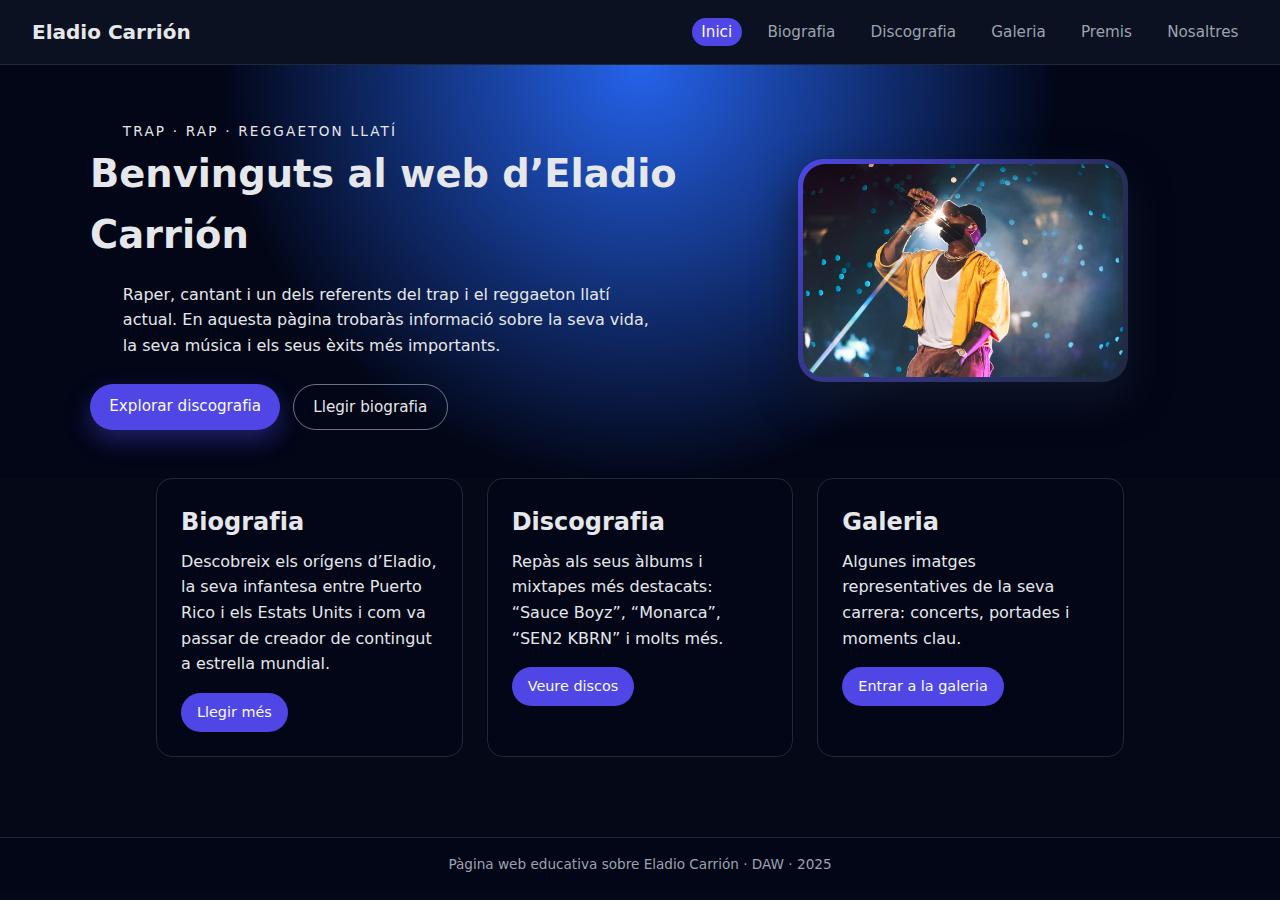
<file: pagina_transversal/index.html>
<!DOCTYPE html>
<html lang="ca">
<head>
    <meta charset="UTF-8">
    <title>Inici - Eladio Carrión</title>
    <link rel="stylesheet" href="css/estil.css">
</head>
<body>
<header>
    <div class="logo">Eladio Carrión</div>
    <nav>
        <ul>
            <li><a href="index.html" class="actiu">Inici</a></li>
            <li><a href="biografia.html">Biografia</a></li>
            <li><a href="discografia.html">Discografia</a></li>
            <li><a href="galeria.html">Galeria</a></li>
            <li><a href="premis.html">Premis</a></li>
            <li><a href="nosaltres.html">Nosaltres</a></li>
        </ul>
    </nav>
</header>

<main>

    <!-- HERO INICI -->
    <section class="hero">
        <div class="hero-inner">
            <div class="hero-text">
                <p class="hero-tag">Trap · Rap · Reggaeton llatí</p>
                <h1>Benvinguts al web d’Eladio Carrión</h1>
                <p>
                    Raper, cantant i un dels referents del trap i el reggaeton llatí actual.
                    En aquesta pàgina trobaràs informació sobre la seva vida, la seva música
                    i els seus èxits més importants.
                </p>

                <div class="hero-buttons">
                    <a href="discografia.html" class="hero-btn hero-btn-primary">Explorar discografia</a>
                    <a href="biografia.html" class="hero-btn hero-btn-ghost">Llegir biografia</a>
                </div>
            </div>

            <div class="hero-image">
                <!-- Canvia el nom pel fitxer real que tinguis a /img -->
                <div class="hero-image-frame">
                    <img src="img/eladio-hero.jpg" alt="Eladio Carrión en directe">
                </div>
                <p class="hero-image-caption"></p>
            </div>
        </div>
    </section>

    <!-- TARGETES PRINCIPALS -->
    <section class="tres-col">
        <article>
            <h2>Biografia</h2>
            <p>Descobreix els orígens d’Eladio, la seva infantesa entre Puerto Rico i els
               Estats Units i com va passar de creador de contingut a estrella mundial.</p>
            <a href="biografia.html" class="boto">Llegir més</a>
        </article>

        <article>
            <h2>Discografia</h2>
            <p>Repàs als seus àlbums i mixtapes més destacats: “Sauce Boyz”, “Monarca”,
               “SEN2 KBRN” i molts més.</p>
            <a href="discografia.html" class="boto">Veure discos</a>
        </article>

        <article>
            <h2>Galeria</h2>
            <p>Algunes imatges representatives de la seva carrera: concerts, portades 
               i moments clau.</p>
            <a href="galeria.html" class="boto">Entrar a la galeria</a>
        </article>
    </section>

</main>

<footer>
    <p>Pàgina web educativa sobre Eladio Carrión · DAW · 2025</p>
</footer>
</body>
</html>
</file>
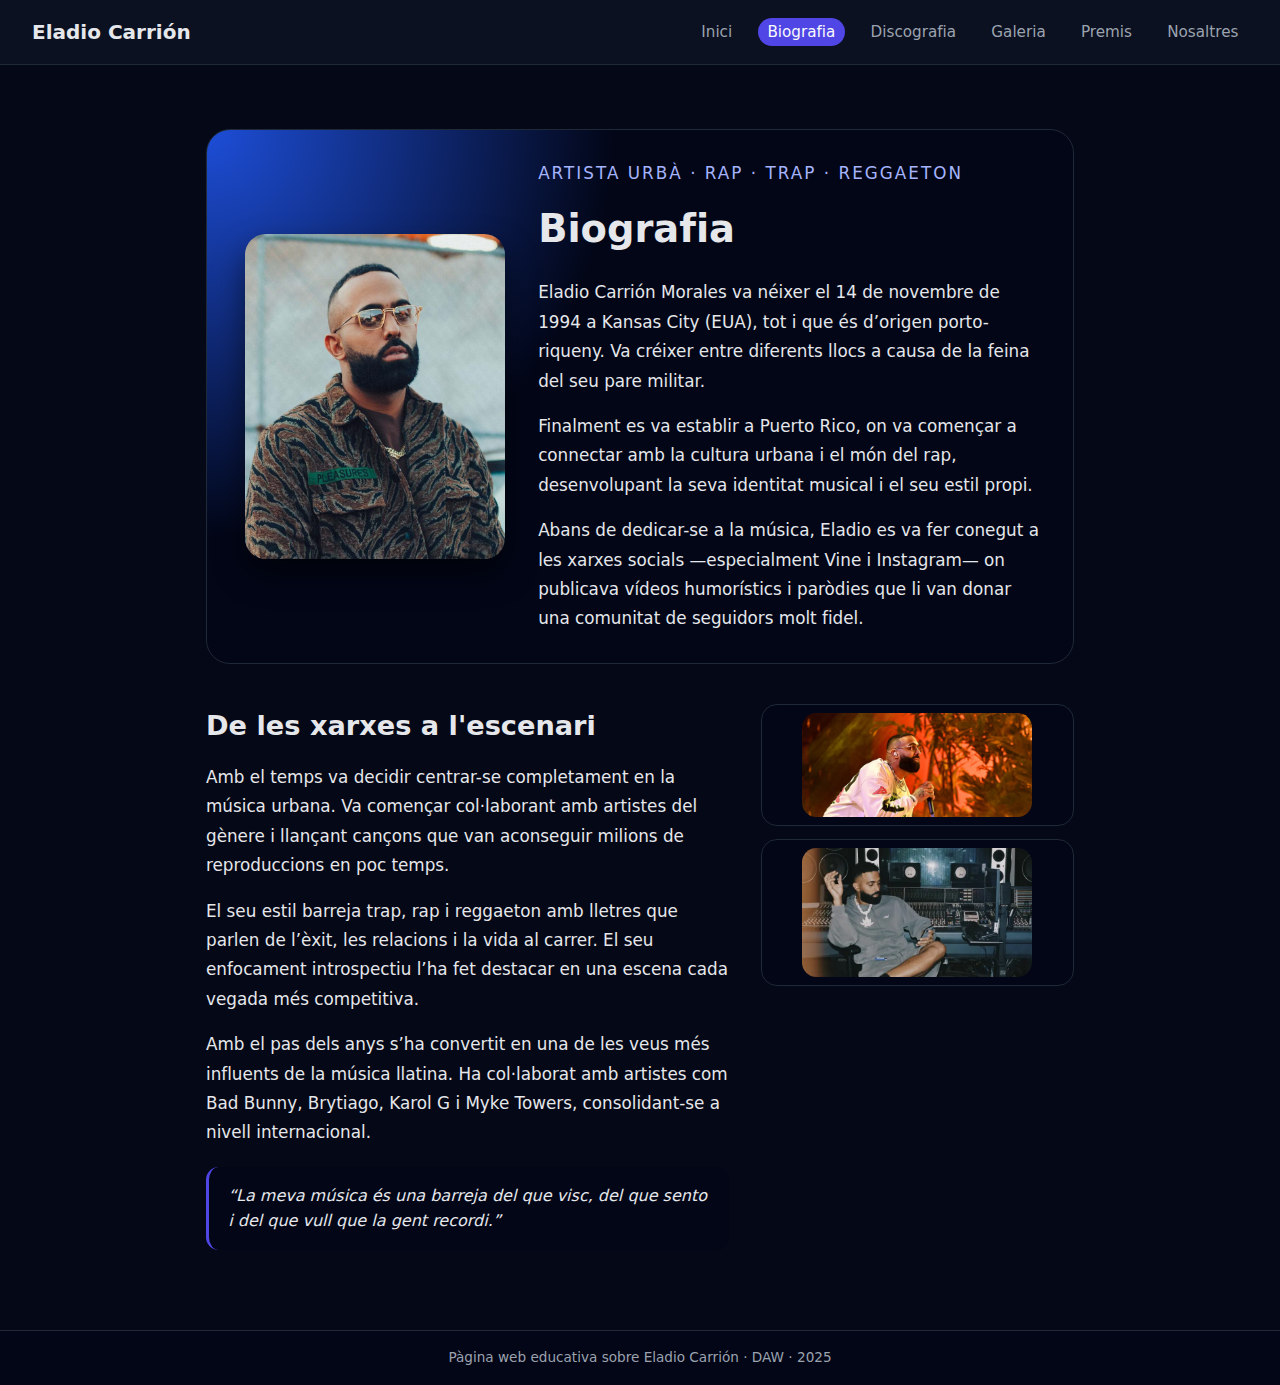
<file: pagina_transversal/biografia.html>
<!DOCTYPE html>
<html lang="ca">
<head>
    <meta charset="UTF-8">
    <title>Biografia - Eladio Carrión</title>
    <link rel="stylesheet" href="css/estil.css">
</head>
<body>
<header>
    <div class="logo">Eladio Carrión</div>
    <nav>
        <ul>
            <li><a href="index.html">Inici</a></li>
            <li><a href="biografia.html" class="actiu">Biografia</a></li>
            <li><a href="discografia.html">Discografia</a></li>
            <li><a href="galeria.html">Galeria</a></li>
            <li><a href="premis.html">Premis</a></li>
            <li><a href="nosaltres.html">Nosaltres</a></li>
        </ul>
    </nav>
</header>

<main class="contingut bio">

    
    <section class="bio-hero">
        <div class="bio-foto-principal">
           
            <img src="img/biografia/eladio-bio.jpg" alt="Retrat d'Eladio Carrión">
        </div>

        <div class="bio-text">
            <p class="bio-etiqueta">Artista urbà · Rap · Trap · Reggaeton</p>
            <h1>Biografia</h1>

            <p>Eladio Carrión Morales va néixer el 14 de novembre de 1994 a Kansas City
               (EUA), tot i que és d’origen porto-riqueny. Va créixer entre diferents
               llocs a causa de la feina del seu pare militar.</p>

            <p>Finalment es va establir a Puerto Rico, on va començar a connectar amb la
               cultura urbana i el món del rap, desenvolupant la seva identitat musical
               i el seu estil propi.</p>

            <p>Abans de dedicar-se a la música, Eladio es va fer conegut a les xarxes
               socials —especialment Vine i Instagram— on publicava vídeos humorístics
               i paròdies que li van donar una comunitat de seguidors molt fidel.</p>
        </div>
    </section>

  
    <section class="bio-detall">
        <div class="bio-text-llarg">
            <h2>De les xarxes a l'escenari</h2>

            <p>Amb el temps va decidir centrar-se completament en la música urbana. Va
               començar col·laborant amb artistes del gènere i llançant cançons que van
               aconseguir milions de reproduccions en poc temps.</p>

            <p>El seu estil barreja trap, rap i reggaeton amb lletres que parlen de
               l’èxit, les relacions i la vida al carrer. El seu enfocament introspectiu
               l’ha fet destacar en una escena cada vegada més competitiva.</p>

            <p>Amb el pas dels anys s’ha convertit en una de les veus més influents de
               la música llatina. Ha col·laborat amb artistes com Bad Bunny, Brytiago,
               Karol G i Myke Towers, consolidant-se a nivell internacional.</p>

            <blockquote class="bio-quote">
                “La meva música és una barreja del que visc, del que sento i del que vull que la gent recordi.”
            </blockquote>
        </div>

        <div class="bio-mini-galeria">
           
            <figure>
                <img src="img/biografia/eladio-stage.jpg" alt="Eladio Carrión a l'escenari">
                
            </figure>
            <figure>
                <img src="img/biografia/eladio-studio.jpg" alt="Eladio Carrión a l'estudi">
                
            </figure>
        </div>
    </section>

</main>

<footer>
    <p>Pàgina web educativa sobre Eladio Carrión · DAW · 2025</p>
</footer>
</body>
</html>
</file>
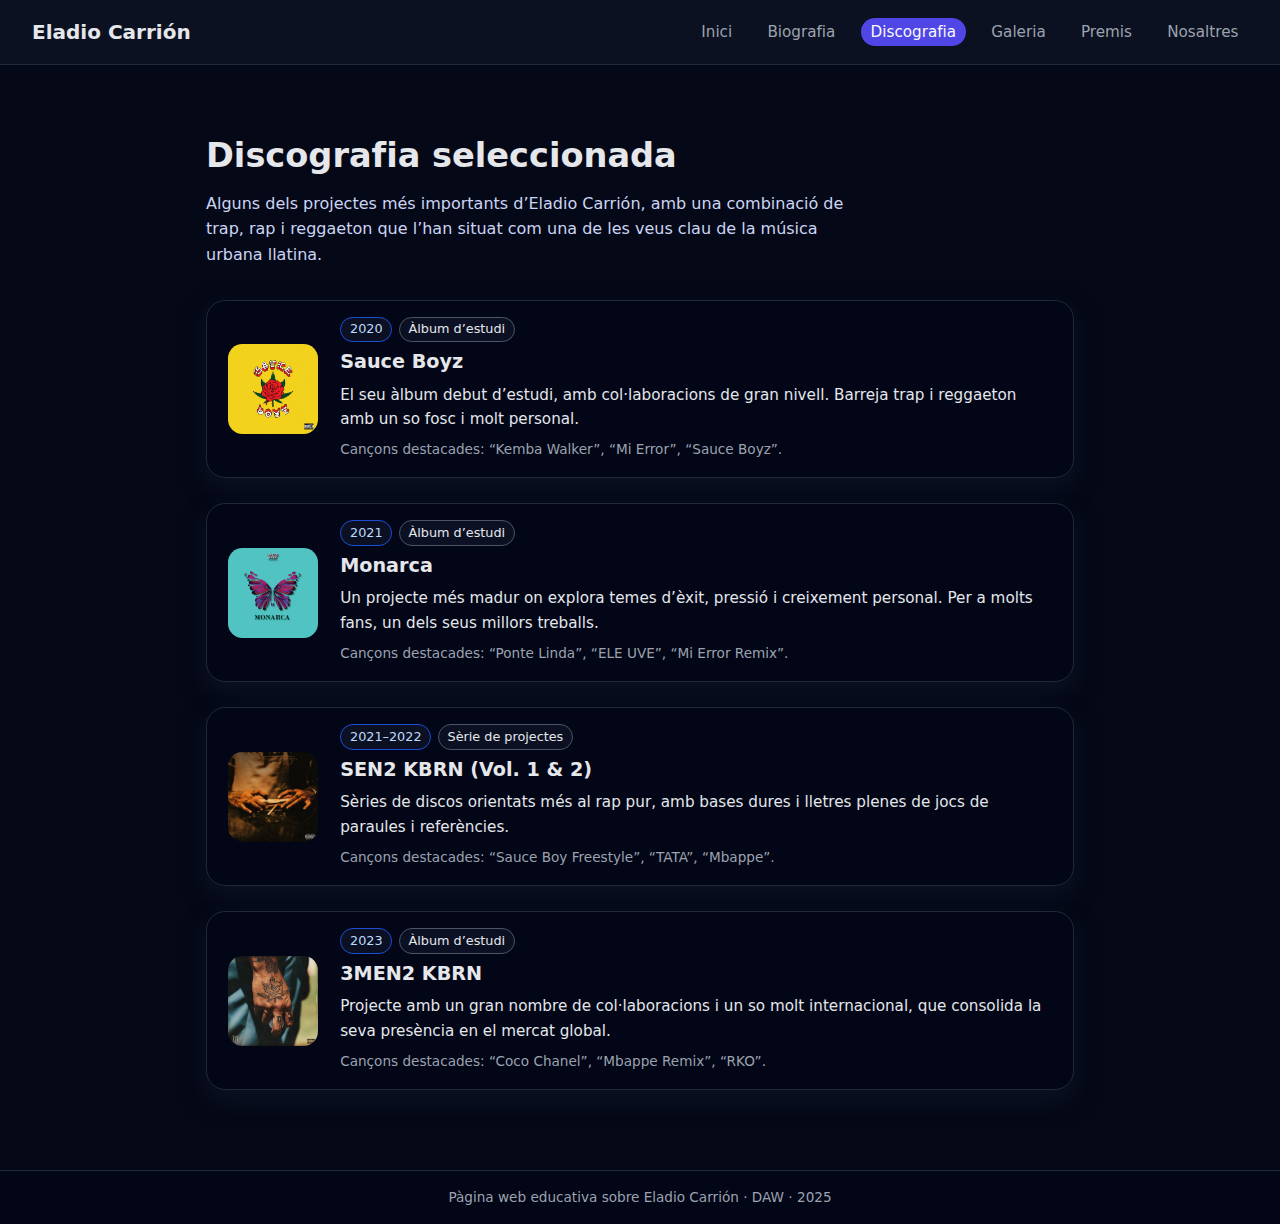
<file: pagina_transversal/discografia.html>
<!DOCTYPE html>
<html lang="ca">
<head>
    <meta charset="UTF-8">
    <title>Discografia - Eladio Carrión</title>
    <link rel="stylesheet" href="css/estil.css">
</head>
<body>
<header>
    <div class="logo">Eladio Carrión</div>
    <nav>
        <ul>
            <li><a href="index.html">Inici</a></li>
            <li><a href="biografia.html">Biografia</a></li>
            <li><a href="discografia.html" class="actiu">Discografia</a></li>
            <li><a href="galeria.html">Galeria</a></li>
            <li><a href="premis.html">Premis</a></li>
            <li><a href="nosaltres.html">Nosaltres</a></li>
        </ul>
    </nav>
</header>

<main class="contingut discografia">

    <!-- capçalera secció -->
    <section class="discografia-capcalera">
        <h1>Discografia seleccionada</h1>
        <p>Alguns dels projectes més importants d’Eladio Carrión, amb una
           combinació de trap, rap i reggaeton que l’han situat com una de les
           veus clau de la música urbana llatina.</p>
    </section>

    <!-- grid d'àlbums -->
    <section class="albums-grid">

        <!-- ÀLBUM 1 -->
        <article class="album-card">
            <div class="album-cover">
                <!-- Posa aquí la portada real a /img o canvia el nom -->
                <img src="img/sauce-boyz.jpg" alt="Portada de Sauce Boyz">
            </div>

            <div class="album-info">
                <div class="album-meta">
                    <span class="album-year">2020</span>
                    <span class="album-type">Àlbum d’estudi</span>
                </div>
                <h2>Sauce Boyz</h2>
                <p>El seu àlbum debut d’estudi, amb col·laboracions de gran nivell.
                   Barreja trap i reggaeton amb un so fosc i molt personal.</p>

                <ul class="album-highlights">
                    <li>Cançons destacades: “Kemba Walker”, “Mi Error”, “Sauce Boyz”.</li>
                </ul>
            </div>
        </article>

        <!-- ÀLBUM 2 -->
        <article class="album-card">
            <div class="album-cover">
                <img src="img/monarca.jpg" alt="Portada de Monarca">
            </div>

            <div class="album-info">
                <div class="album-meta">
                    <span class="album-year">2021</span>
                    <span class="album-type">Àlbum d’estudi</span>
                </div>
                <h2>Monarca</h2>
                <p>Un projecte més madur on explora temes d’èxit, pressió i
                   creixement personal. Per a molts fans, un dels seus millors
                   treballs.</p>

                <ul class="album-highlights">
                    <li>Cançons destacades: “Ponte Linda”, “ELE UVE”, “Mi Error Remix”.</li>
                </ul>
            </div>
        </article>

        <!-- ÀLBUM 3 -->
        <article class="album-card">
            <div class="album-cover">
                <img src="img/sen2-kbrn.jpg" alt="Portada de SEN2 KBRN">
            </div>

            <div class="album-info">
                <div class="album-meta">
                    <span class="album-year">2021–2022</span>
                    <span class="album-type">Sèrie de projectes</span>
                </div>
                <h2>SEN2 KBRN (Vol. 1 & 2)</h2>
                <p>Sèries de discos orientats més al rap pur, amb bases dures
                   i lletres plenes de jocs de paraules i referències.</p>

                <ul class="album-highlights">
                    <li>Cançons destacades: “Sauce Boy Freestyle”, “TATA”, “Mbappe”.</li>
                </ul>
            </div>
        </article>

        <!-- ÀLBUM 4 -->
        <article class="album-card">
            <div class="album-cover">
                <img src="img/3men2-kbrn.jpg" alt="Portada de 3MEN2 KBRN">
            </div>

            <div class="album-info">
                <div class="album-meta">
                    <span class="album-year">2023</span>
                    <span class="album-type">Àlbum d’estudi</span>
                </div>
                <h2>3MEN2 KBRN</h2>
                <p>Projecte amb un gran nombre de col·laboracions i un so molt
                   internacional, que consolida la seva presència en el mercat
                   global.</p>

                <ul class="album-highlights">
                    <li>Cançons destacades: “Coco Chanel”, “Mbappe Remix”, “RKO”.</li>
                </ul>
            </div>
        </article>

    </section>

</main>

<footer>
    <p>Pàgina web educativa sobre Eladio Carrión · DAW · 2025</p>
</footer>
</body>
</html>
</file>
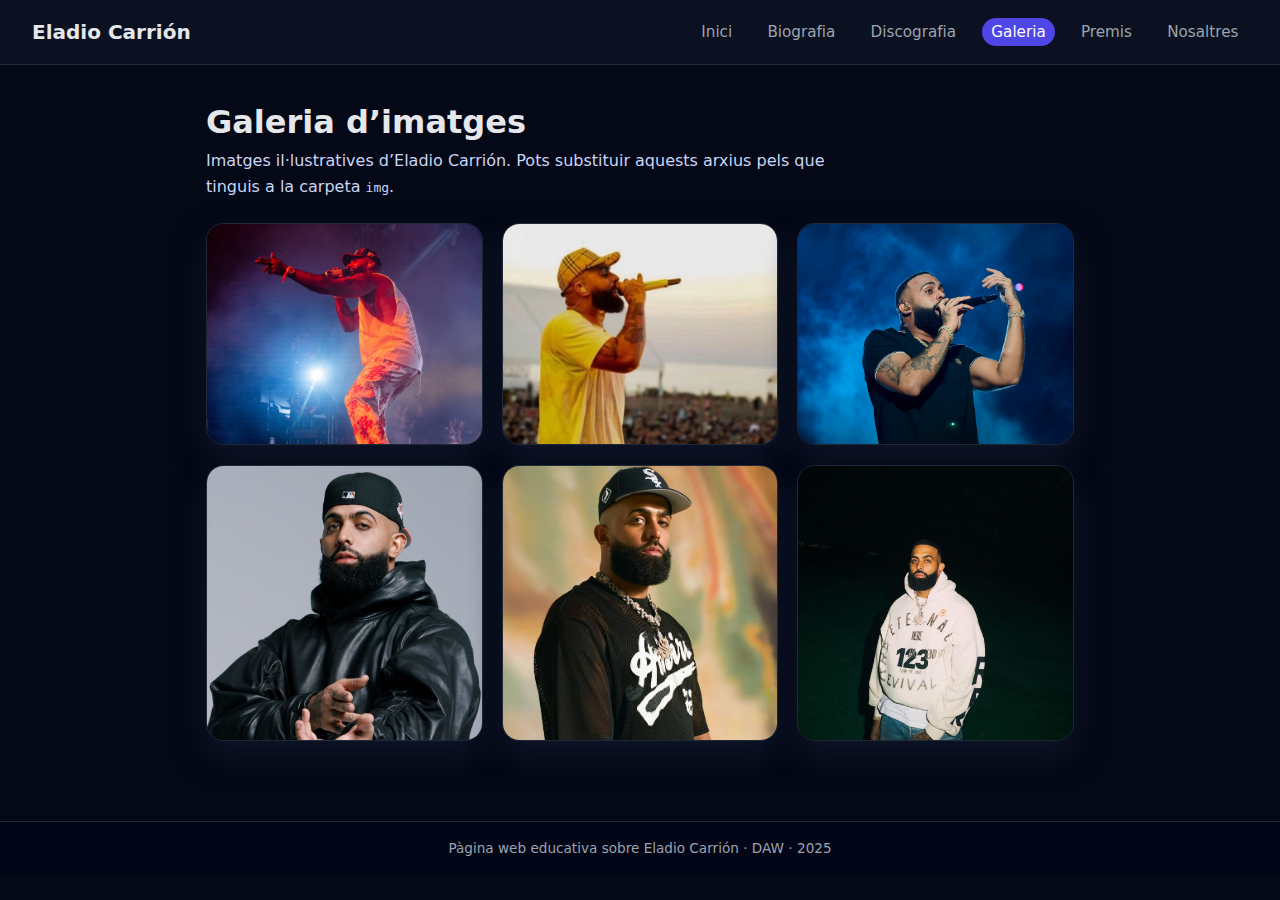
<file: pagina_transversal/galeria.html>
<!DOCTYPE html>
<html lang="ca">
<head>
    <meta charset="UTF-8">
    <title>Galeria - Eladio Carrión</title>
    <link rel="stylesheet" href="css/estil.css">
</head>
<body>
<header>
    <div class="logo">Eladio Carrión</div>
    <nav>
        <ul>
            <li><a href="index.html">Inici</a></li>
            <li><a href="biografia.html">Biografia</a></li>
            <li><a href="discografia.html">Discografia</a></li>
            <li><a href="galeria.html" class="actiu">Galeria</a></li>
            <li><a href="premis.html">Premis</a></li>
            <li><a href="nosaltres.html">Nosaltres</a></li>
        </ul>
    </nav>
</header>

<main class="contingut">
    <h1>Galeria d’imatges</h1>
    <p class="intro-galeria">Imatges il·lustratives d’Eladio Carrión. Pots substituir
       aquests arxius pels que tinguis a la carpeta <code>img</code>.</p>

<div class="grid-galeria">
    <figure>
        <img src="img/eladio1.jpg" alt="Eladio Carrión en concert">
    </figure>

    <figure>
        <img src="img/eladio2.jpg" alt="Portada d’un àlbum">
    </figure>

    <figure>
        <img src="img/eladio3.jpg" alt="Sessió de fotos">
    </figure>

    <figure>
        <img src="img/eladio4.jpg" alt="Eladio Carrión amb el seu equip">
    </figure>

    <figure>
        <img src="img/eladio5.jpg" alt="Eladio Carrión backstage">
    </figure>

    <figure>
        <img src="img/eladio6.jpg" alt="Moment destacat en directe">
    </figure>
</div>

</main>

<footer>
    <p>Pàgina web educativa sobre Eladio Carrión · DAW · 2025</p>
</footer>
</body>
</html>
</file>
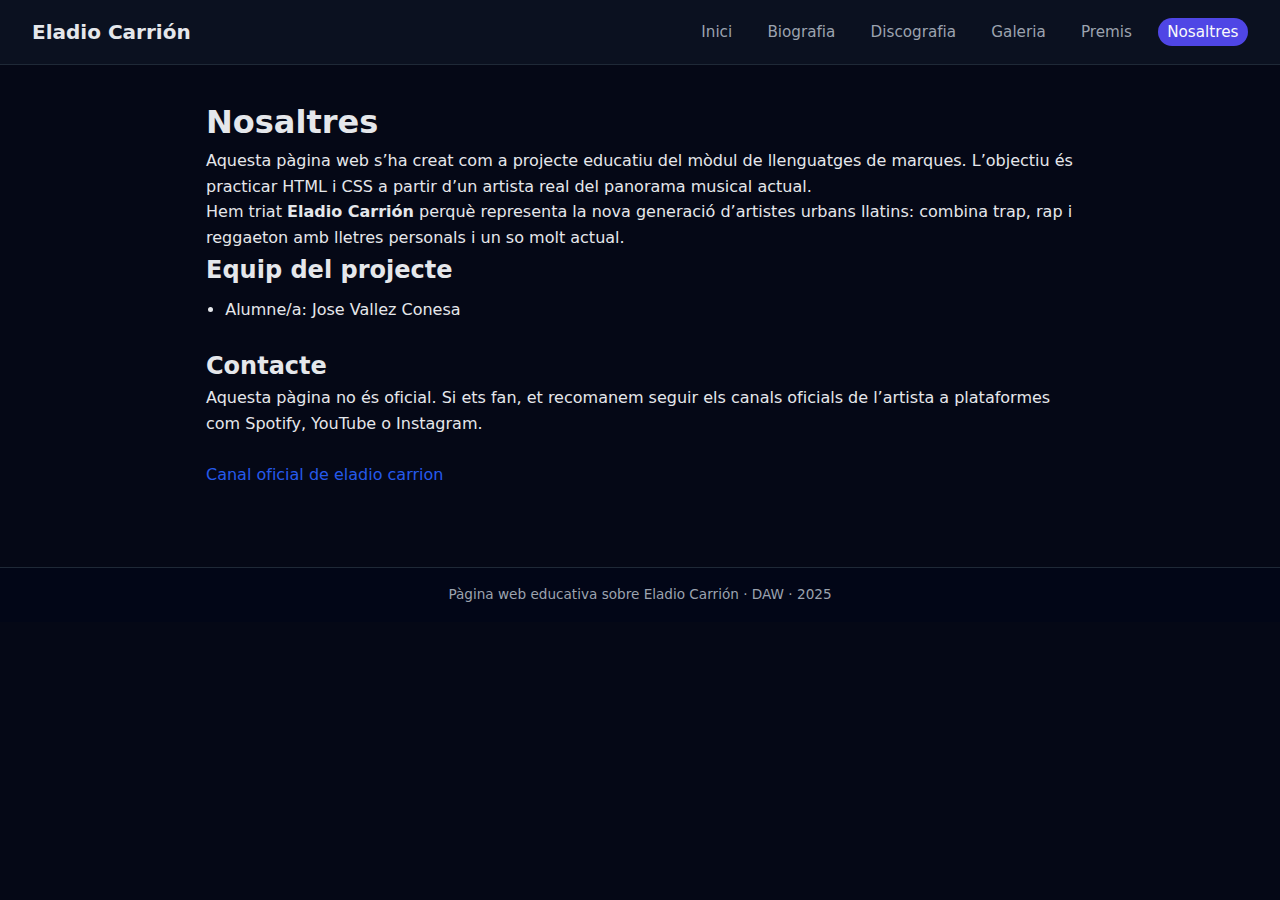
<file: pagina_transversal/nosaltres.html>
<!DOCTYPE html>
<html lang="ca">
<head>
    <meta charset="UTF-8">
    <title>Nosaltres - Web Eladio Carrión</title>
    <link rel="stylesheet" href="css/estil.css">
</head>
<body>
<header>
    <div class="logo">Eladio Carrión</div>
    <nav>
        <ul>
            <li><a href="index.html">Inici</a></li>
            <li><a href="biografia.html">Biografia</a></li>
            <li><a href="discografia.html">Discografia</a></li>
            <li><a href="galeria.html">Galeria</a></li>
            <li><a href="premis.html">Premis</a></li>
            <li><a href="nosaltres.html" class="actiu">Nosaltres</a></li>
        </ul>
    </nav>
</header>

<main class="contingut">
    <h1>Nosaltres</h1>

    <p>Aquesta pàgina web s’ha creat com a projecte educatiu del mòdul de
       llenguatges de marques. L’objectiu és practicar HTML i CSS a partir
       d’un artista real del panorama musical actual.</p>

    <p>Hem triat <strong>Eladio Carrión</strong> perquè representa la nova generació
       d’artistes urbans llatins: combina trap, rap i reggaeton amb lletres
       personals i un so molt actual.</p>

    <section class="equip">
        <h2>Equip del projecte</h2>
        <ul>
            <li>Alumne/a: Jose Vallez Conesa</li>
        </ul>
    </section>

    <section class="contacte">
        <h2>Contacte</h2>
        <p>Aquesta pàgina no és oficial. Si ets fan, et recomanem seguir
           els canals oficials de l’artista a plataformes com Spotify,
           YouTube o Instagram.</p>
    </section>
    <br>
    <a href="http://youtube.com/channel/UC0_95MpNlRz9x7JmsXBClZA" class="youtube">Canal oficial de eladio carrion </a>
    </br>
</main>

<footer>
    
    <p>Pàgina web educativa sobre Eladio Carrión · DAW · 2025</p>
    
</footer>
</body>
</html>
</file>
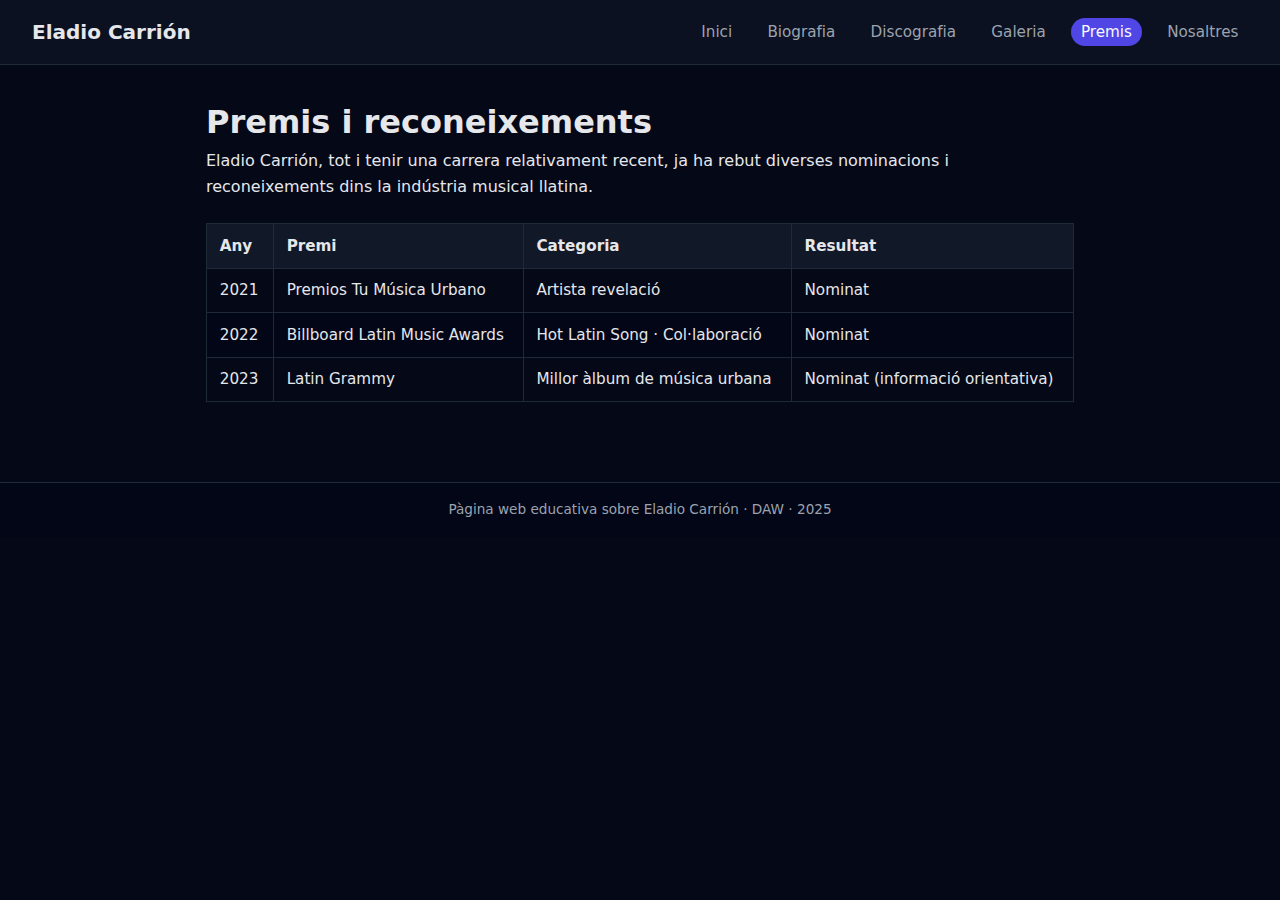
<file: pagina_transversal/premis.html>
<!DOCTYPE html>
<html lang="ca">
<head>
    <meta charset="UTF-8">
    <title>Premis - Eladio Carrión</title>
    <link rel="stylesheet" href="css/estil.css">
</head>
<body>
<header>
    <div class="logo">Eladio Carrión</div>
    <nav>
        <ul>
            <li><a href="index.html">Inici</a></li>
            <li><a href="biografia.html">Biografia</a></li>
            <li><a href="discografia.html">Discografia</a></li>
            <li><a href="galeria.html">Galeria</a></li>
            <li><a href="premis.html" class="actiu">Premis</a></li>
            <li><a href="nosaltres.html">Nosaltres</a></li>
        </ul>
    </nav>
</header>

<main class="contingut">
    <h1>Premis i reconeixements</h1>

    <p>Eladio Carrión, tot i tenir una carrera relativament recent, ja ha rebut
       diverses nominacions i reconeixements dins la indústria musical llatina.</p>

    <table class="taula-premis">
        <thead>
            <tr>
                <th>Any</th>
                <th>Premi</th>
                <th>Categoria</th>
                <th>Resultat</th>
            </tr>
        </thead>
        <tbody>
            <tr>
                <td>2021</td>
                <td>Premios Tu Música Urbano</td>
                <td>Artista revelació</td>
                <td>Nominat</td>
            </tr>
            <tr>
                <td>2022</td>
                <td>Billboard Latin Music Awards</td>
                <td>Hot Latin Song · Col·laboració</td>
                <td>Nominat</td>
            </tr>
            <tr>
                <td>2023</td>
                <td>Latin Grammy</td>
                <td>Millor àlbum de música urbana</td>
                <td>Nominat (informació orientativa)</td>
            </tr>
        </tbody>
    </table>

    
</main>

<footer>
    <p>Pàgina web educativa sobre Eladio Carrión · DAW · 2025</p>
</footer>
</body>
</html>
</file>
<file: pagina_transversal/css/estil.css>
/* ===========================
   RESET BÀSIC
   =========================== */
* {
    margin: 0;
    padding: 0;
    box-sizing: border-box;
}

/* ===========================
   COS DE LA PÀGINA
   =========================== */
body {
    font-family: system-ui, -apple-system, BlinkMacSystemFont, "Segoe UI", sans-serif;
    background-color: #050816;
    color: #e5e7eb;
    line-height: 1.6;
}

/* ===========================
   CAPÇALERA I MENÚ
   =========================== */
header {
    background: #0b1120;
    border-bottom: 1px solid #1f2937;
    padding: 1rem 2rem;
    display: flex;
    align-items: center;
    justify-content: space-between;
}

.logo {
    font-weight: 700;
    font-size: 1.25rem;
}

nav ul {
    list-style: none;
    display: flex;
    gap: 1rem;
}

nav a {
    text-decoration: none;
    color: #9ca3af;
    padding: 0.3rem 0.6rem;
    border-radius: 999px;
    font-size: 0.95rem;
    transition: background 0.2s, color 0.2s;
}

nav a:hover {
    background: #1f2937;
    color: #f9fafb;
}

nav a.actiu {
    background: #4f46e5;
    color: #f9fafb;
}

/* ===========================
   HERO (PÀGINA INICI)
   =========================== */
.hero {
    padding: 4rem 2rem;
    text-align: center;
    background: radial-gradient(circle at top, #1d4ed8, #020617);
}

.hero h1 {
    font-size: 2.2rem;
    margin-bottom: 1rem;
}

.hero p {
    max-width: 800px;
    margin: 0 auto;
    color: #e5e7eb;
}

/* ===========================
   CONTENIDOR GENERAL
   =========================== */
.contingut {
    max-width: 900px;
    margin: 2rem auto;
    padding: 0 1rem 3rem 1rem;
}

/* ===========================
   INICI: TRES COLUMNES
   =========================== */
.tres-col {
    max-width: 1000px;
    margin: 0 auto 3rem auto;
    padding: 0 1rem 2rem;
    display: grid;
    gap: 1.5rem;
}

.tres-col article {
    background: #020617;
    border-radius: 1rem;
    padding: 1.5rem;
    border: 1px solid #1f2937;
}

.tres-col h2 {
    margin-bottom: 0.5rem;
}

.boto {
    display: inline-block;
    margin-top: 1rem;
    padding: 0.5rem 1rem;
    border-radius: 999px;
    background: #4f46e5;
    color: #f9fafb;
    text-decoration: none;
    font-size: 0.9rem;
}

.boto:hover {
    filter: brightness(1.1);
}

/* ===========================
   DISCOS: TARGETES
   =========================== */
.cards {
    display: grid;
    gap: 1.5rem;
    margin-top: 1.5rem;
}

.card-disco {
    background: #020617;
    border-radius: 1rem;
    border: 1px solid #1f2937;
    padding: 1.2rem 1.5rem;
}

/* ===========================
   GALERIA (versió simple “xula”)
   =========================== */

.intro-galeria {
    margin-bottom: 1.5rem;
    max-width: 650px;
    color: #cbd5f5;
}

/* Contenidor grid */
.grid-galeria {
    max-width: 1000px;
    margin: 0 auto;
    display: grid;
    gap: 1.2rem;
    grid-template-columns: repeat(auto-fit, minmax(220px, 1fr));
}

/* Targetes d’imatge */
.grid-galeria figure {
    position: relative;
    overflow: hidden;
    border-radius: 1.1rem;
    border: 1px solid #1f2937;
    background: #020617;
    box-shadow: 0 14px 30px rgba(15, 23, 42, 0.85);
    transition: transform 0.2s ease, box-shadow 0.2s ease, border-color 0.2s ease;
}

.grid-galeria img {
    width: 100%;
    height: 100%;
    min-height: 220px; /* antes 180px */
    max-height: 320px; /* antes 260px */
    object-fit: cover;
    display: block;
    transform: scale(1.02);
    transition: transform 0.25s ease, opacity 0.25s ease;
}


/* Efecte hover */
.grid-galeria figure:hover {
    transform: translateY(-4px);
    box-shadow: 0 20px 40px rgba(15, 23, 42, 0.95);
    border-color: #4f46e5;
}

.grid-galeria figure:hover img {
    transform: scale(1.07);
    opacity: 0.96;
}

/* Responsiu galeria */
@media (max-width: 600px) {
    .grid-galeria {
        grid-template-columns: 1fr;
    }
}


/* ===========================
   TAULA PREMIS
   =========================== */
.taula-premis {
    width: 100%;
    border-collapse: collapse;
    margin-top: 1.5rem;
    font-size: 0.95rem;
}

.taula-premis th,
.taula-premis td {
    border: 1px solid #1f2937;
    padding: 0.6rem 0.8rem;
}

.taula-premis th {
    background: #111827;
    text-align: left;
}

.taula-premis tr:nth-child(even) {
    background: #020617;
}

.nota {
    margin-top: 1rem;
    font-size: 0.85rem;
    color: #9ca3af;
}

/* ===========================
   SECCIONS “NOSALTRES” / CONTACTE
   =========================== */
.equip ul {
    margin-top: 0.5rem;
    margin-left: 1.2rem;
}

.contacte {
    margin-top: 1.5rem;
}

/* ===========================
   PEU DE PÀGINA
   =========================== */
footer {
    text-align: center;
    padding: 1rem;
    border-top: 1px solid #1f2937;
    background: #020617;
    font-size: 0.85rem;
    color: #9ca3af;
}

/* ===========================
   BIOGRAFIA
   =========================== */
.bio {
    padding-top: 2rem;
}


.bio-hero {
    background: radial-gradient(circle at top left, #1d4ed8 0, #020617 40%);
    border-radius: 1.5rem;
    padding: 1.8rem;
    display: grid;
    gap: 1.5rem;
    align-items: center;
    margin-bottom: 2.5rem;
    border: 1px solid #1f2937;
    grid-template-columns: minmax(0, 1.1fr) minmax(0, 2fr);
}

.bio-foto-principal {
    display: flex;
    justify-content: center;
}

.bio-foto-principal img {
    width: 100%;
    max-width: 260px;
    border-radius: 1.3rem;
    display: block;
    box-shadow: 0 15px 30px rgba(0, 0, 0, 0.55);
}

.bio-text h1 {
    font-size: 2.4rem;
    margin-bottom: 1.2rem;
}

.bio-etiqueta {
    font-size: 0.85rem;
    text-transform: uppercase;
    letter-spacing: 0.12em;
    color: #a5b4fc;
    margin-bottom: 0.6rem;
}


.bio-text p,
.bio-text-llarg p {
    font-size: 1.05rem;
    line-height: 1.75;
}

.bio-text p + p,
.bio-text-llarg p + p {
    margin-top: 1rem;
}


.bio-detall {
    display: grid;
    gap: 2rem;
    grid-template-columns: minmax(0, 2fr) minmax(0, 1.2fr);
    align-items: flex-start;
}

.bio-text-llarg h2 {
    margin-bottom: 1rem;
    font-size: 1.7rem;
}

.bio-quote {
    margin-top: 1.2rem;
    padding: 1rem 1.2rem;
    border-left: 3px solid #4f46e5;
    background: #020617;
    border-radius: 0.8rem;
    font-style: italic;
    color: #e5e7eb;
}


.bio-mini-galeria {
    display: grid;
    gap: 0.8rem;
}

.bio-mini-galeria figure {
    background: #020617;
    border-radius: 1rem;
    border: 1px solid #1f2937;
    padding: 0.5rem;
}

.bio-mini-galeria img {
    width: 100%;
    max-width: 230px;
    margin: 0 auto;
    border-radius: 0.9rem;
    display: block;
}

.bio-mini-galeria figcaption {
    font-size: 0.8rem;
    color: #9ca3af;
    margin-top: 0.3rem;
}

/* ===========================
   RESPONSIU
   =========================== */
@media (min-width: 768px) {
    .tres-col {
        grid-template-columns: repeat(3, 1fr);
    }
}

@media (max-width: 900px) {
    .bio-hero {
        grid-template-columns: 1fr;
        text-align: left;
    }

    .bio-foto-principal img {
        max-width: 220px;
    }

    .bio-detall {
        grid-template-columns: 1fr;
    }

    .bio-text p,
    .bio-text-llarg p {
        font-size: 1.1rem;
    }
}


/* ===========================
   INICI · HERO AMB IMATGE
   =========================== */

.hero {
    padding: 3.5rem 1.5rem 3rem;
    background: radial-gradient(circle at top, #2563eb 0, #020617 55%);
    text-align: left;
}

.hero-inner {
    max-width: 1100px;
    margin: 0 auto;
    display: grid;
    grid-template-columns: minmax(0, 1.6fr) minmax(0, 1.2fr);
    gap: 2.5rem;
    align-items: center;
}

.hero-text h1 {
    font-size: 2.4rem;
    margin-bottom: 1rem;
}

.hero-text p {
    max-width: 540px;
    color: #e5e7eb;
}

.hero-tag {
    font-size: 0.85rem;
    text-transform: uppercase;
    letter-spacing: 0.16em;
    color: #bfdbfe;
    margin-bottom: 0.5rem;
}

.hero-buttons {
    margin-top: 1.6rem;
    display: flex;
    flex-wrap: wrap;
    gap: 0.8rem;
}

.hero-btn {
    padding: 0.6rem 1.2rem;
    border-radius: 999px;
    font-size: 0.95rem;
    text-decoration: none;
    display: inline-block;
    transition: transform 0.15s ease, box-shadow 0.15s ease, background 0.15s ease;
}

.hero-btn-primary {
    background: #4f46e5;
    color: #f9fafb;
    box-shadow: 0 10px 25px rgba(79, 70, 229, 0.4);
}

.hero-btn-primary:hover {
    transform: translateY(-1px);
    box-shadow: 0 14px 30px rgba(79, 70, 229, 0.55);
}

.hero-btn-ghost {
    border: 1px solid rgba(148, 163, 184, 0.7);
    color: #e5e7eb;
    background: transparent;
}

.hero-btn-ghost:hover {
    background: rgba(15, 23, 42, 0.55);
}

/* Imatge hero */
.hero-image {
    display: flex;
    flex-direction: column;
    align-items: center;
    gap: 0.6rem;
}

.hero-image-frame {
    padding: 0.3rem;
    border-radius: 1.6rem;
    background: radial-gradient(circle at top left, #4f46e5, #1e293b);
    box-shadow: 0 18px 40px rgba(15, 23, 42, 0.9);
}

.hero-image img {
    display: block;
    width: 100%;
    max-width: 320px;
    border-radius: 1.4rem;
}

.hero-image-caption {
    font-size: 0.8rem;
    color: #cbd5f5;
    text-align: center;
    max-width: 280px;
}

/* Targetes inici amb hover més marcat */
.tres-col article {
    transition: transform 0.18s ease, box-shadow 0.18s ease, border-color 0.18s ease;
}

.tres-col article:hover {
    transform: translateY(-4px);
    box-shadow: 0 18px 35px rgba(15, 23, 42, 0.9);
    border-color: #4f46e5;
}

/* Responsiu hero inici */
@media (max-width: 900px) {
    .hero {
        padding-top: 3rem;
    }

    .hero-inner {
        grid-template-columns: 1fr;
        text-align: left;
    }

    .hero-image {
        align-items: flex-start;
    }

    .hero-image img {
        max-width: 260px;
    }
}

/* ===========================
   DISCOGRAFIA
   =========================== */

.discografia {
    padding-top: 2rem;
}

.discografia-capcalera {
    margin-bottom: 2rem;
}

.discografia-capcalera h1 {
    font-size: 2.1rem;
    margin-bottom: 0.5rem;
}

.discografia-capcalera p {
    max-width: 650px;
    color: #cbd5f5;
}

/* Grid d'àlbums */
.albums-grid {
    display: grid;
    gap: 1.6rem;
}

/* Targeta d'àlbum */
.album-card {
    display: grid;
    grid-template-columns: auto minmax(0, 1fr);
    gap: 1.4rem;
    align-items: center;
    background: #020617;
    border-radius: 1.2rem;
    border: 1px solid #1f2937;
    padding: 1rem 1.3rem;
    box-shadow: 0 10px 25px rgba(15, 23, 42, 0.7);
    transition: transform 0.18s ease, box-shadow 0.18s ease, border-color 0.18s ease;
}

.album-card:hover {
    transform: translateY(-3px);
    box-shadow: 0 18px 35px rgba(15, 23, 42, 0.9);
    border-color: #4f46e5;
}

/* Portada */
.album-cover img {
    width: 90px;
    height: 90px;
    object-fit: cover;
    border-radius: 0.9rem;
    display: block;
}

/* Info */
.album-info h2 {
    font-size: 1.2rem;
    margin-bottom: 0.3rem;
}

.album-meta {
    display: flex;
    flex-wrap: wrap;
    gap: 0.4rem;
    margin-bottom: 0.3rem;
    font-size: 0.8rem;
}

.album-year,
.album-type {
    padding: 0.1rem 0.55rem;
    border-radius: 999px;
    border: 1px solid #1d4ed8;
    background: rgba(15, 23, 42, 0.7);
    color: #bfdbfe;
}

.album-type {
    border-color: #4b5563;
    color: #e5e7eb;
}

.album-info p {
    font-size: 0.95rem;
    color: #e5e7eb;
}

/* Llista de temes destacats */
.album-highlights {
    margin-top: 0.5rem;
    font-size: 0.85rem;
    color: #9ca3af;
    list-style: none;
}

/* Responsiu discografia */
@media (max-width: 700px) {
    .album-card {
        grid-template-columns: 1fr;
        align-items: flex-start;
    }

    .album-cover img {
        width: 100%;
        max-width: 220px;
        height: auto;
    }
}


.youtube{
    color: rgb(37, 90, 235);
    text-decoration: none;
}
</file>
